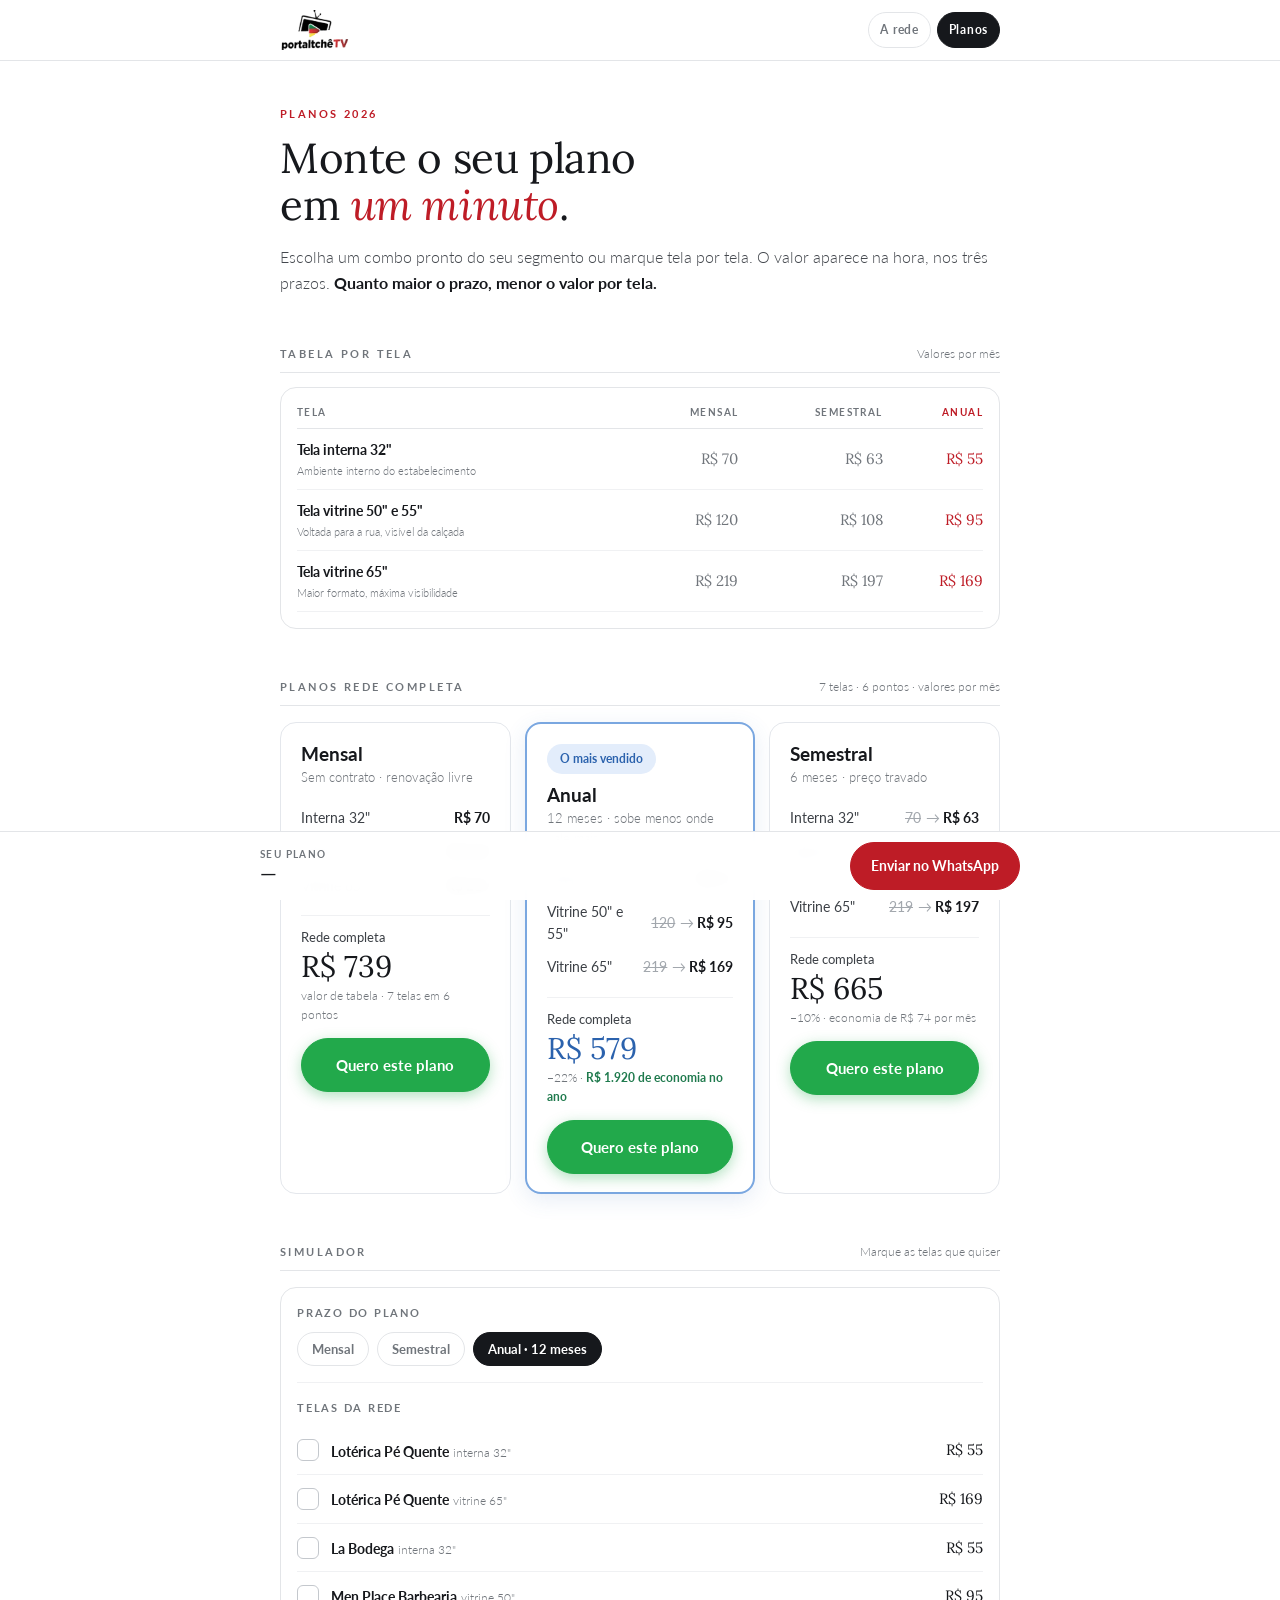
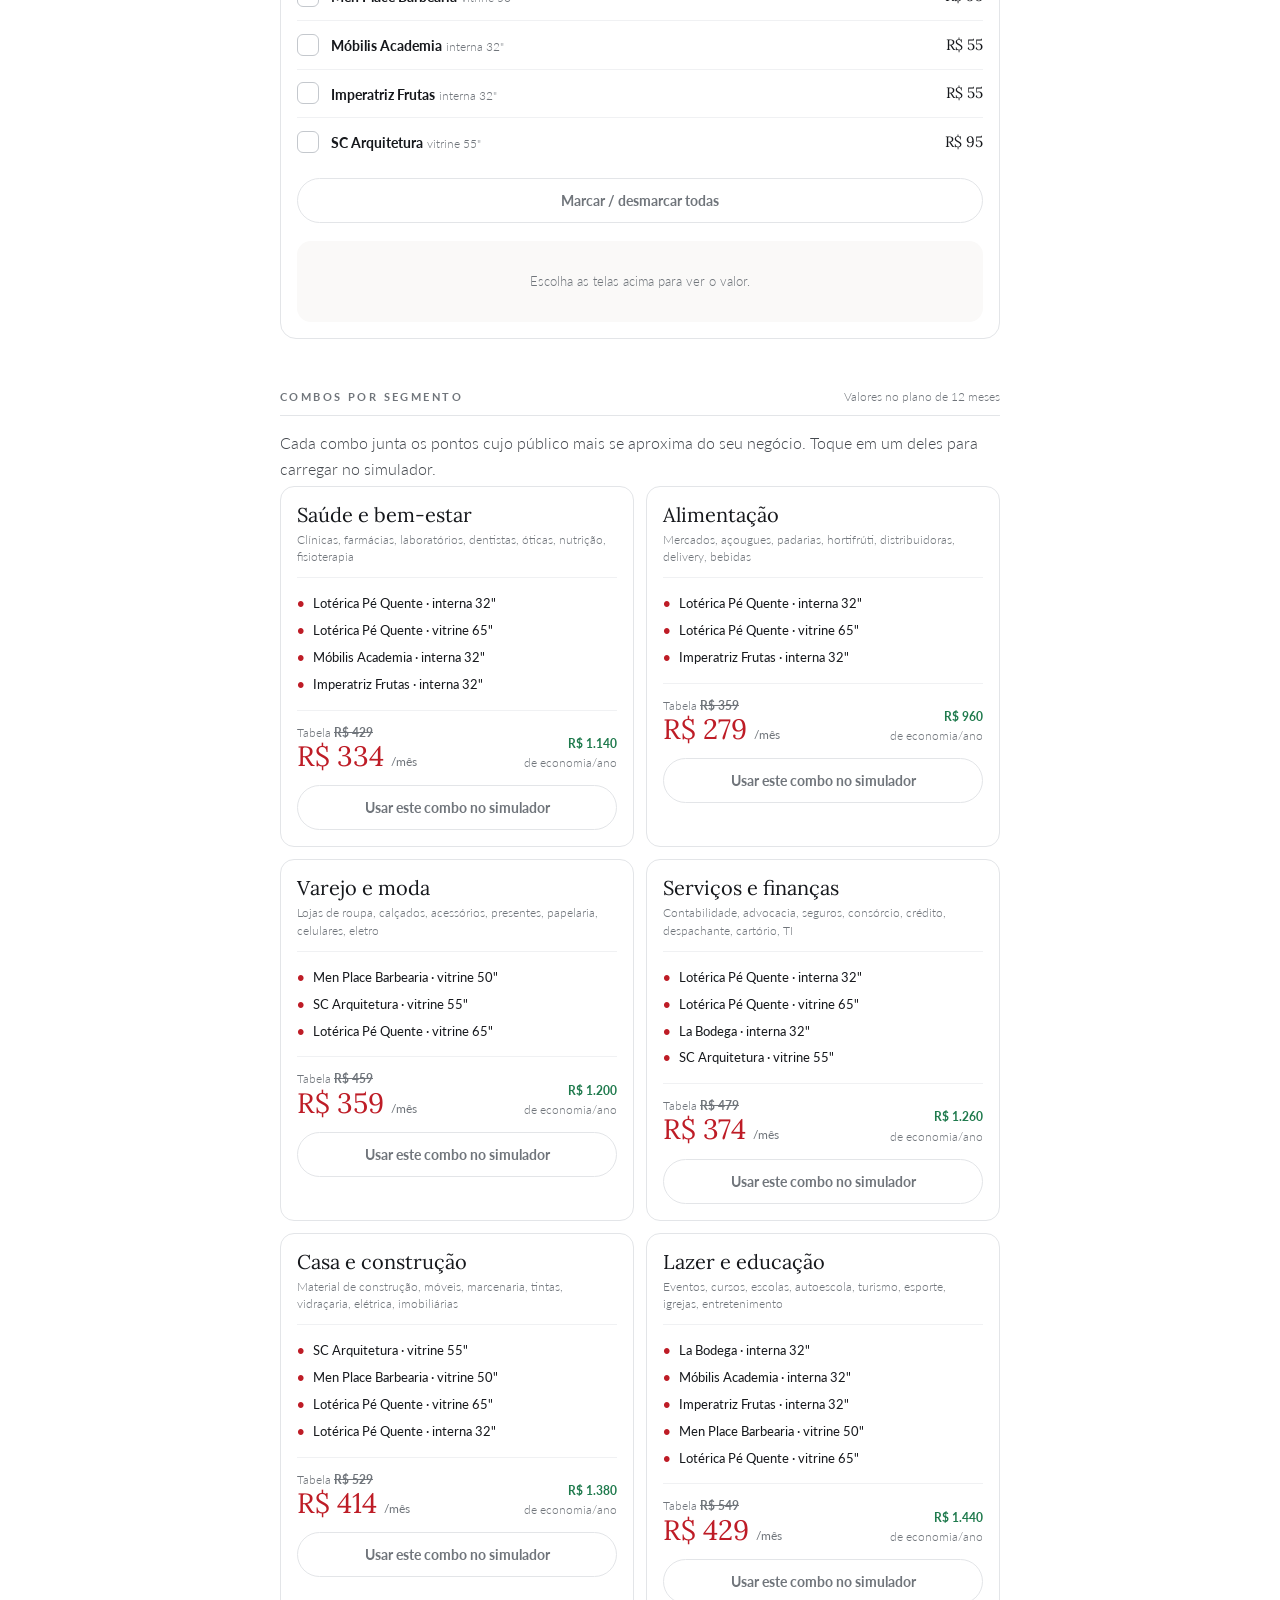
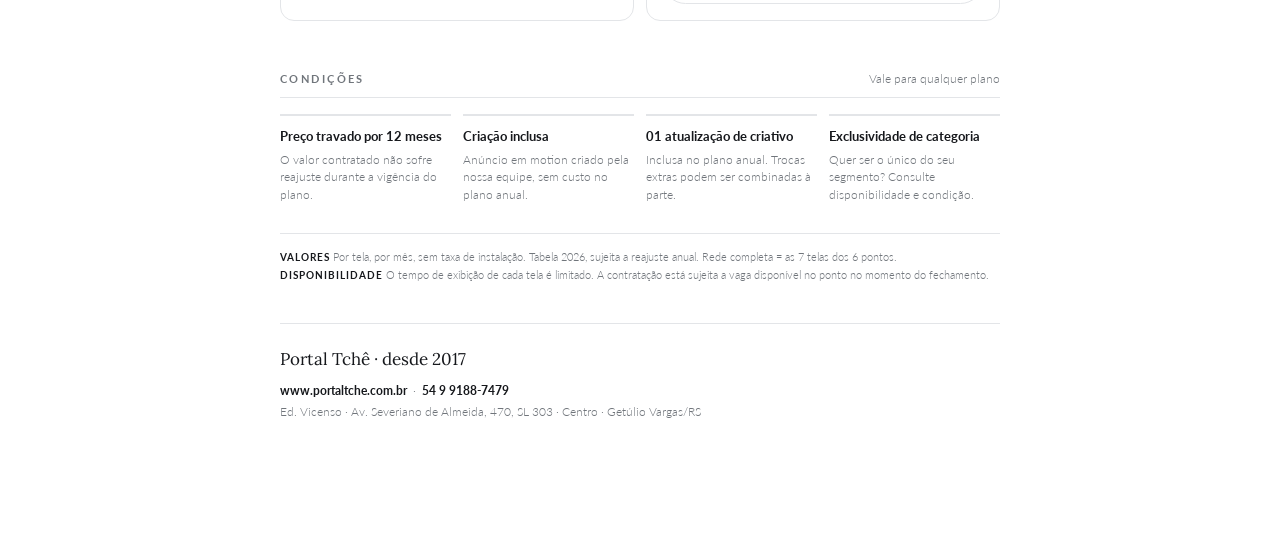
<file: planos.html>
<!DOCTYPE html>
<html lang="pt-BR">
<head>
<meta charset="utf-8">
<meta name="viewport" content="width=device-width, initial-scale=1, viewport-fit=cover">
<title>Planos e valores · Portal Tchê TV</title>
<meta name="description" content="Combos por segmento e simulador de orçamento da rede Portal Tchê TV em Getúlio Vargas/RS.">
<meta name="theme-color" content="#ffffff">
<meta property="og:title" content="Planos e valores · Portal Tchê TV">
<meta property="og:description" content="Monte seu plano: escolha as telas e veja o valor na hora.">
<link rel="icon" href="logo.png">
<link rel="stylesheet" href="estilo.css">
</head>
<body>

<div class="topbar">
  <div class="in">
    <img src="logo.png" alt="Portal Tchê TV">
    <nav class="nav">
      <a href="index.html">A rede</a>
      <a href="planos.html" class="on">Planos</a>
    </nav>
  </div>
</div>

<main class="wrap">

  <section class="hero">
    <div class="kicker">Planos 2026</div>
    <h1>Monte o seu plano<br>em <em>um minuto</em>.</h1>
    <p class="lede">
      Escolha um combo pronto do seu segmento ou marque tela por tela.
      O valor aparece na hora, nos três prazos. <b>Quanto maior o prazo, menor o valor por tela.</b>
    </p>
  </section>

  <section>
    <div class="sechead">
      <div class="secttl">Tabela por tela</div>
      <div class="sub">Valores por mês</div>
    </div>
    <div class="sim" style="margin-top:14px;">
      <table style="width:100%;border-collapse:collapse" id="tabtipos"></table>
    </div>
  </section>

  <section>
    <div class="sechead">
      <div class="secttl">Planos rede completa</div>
      <div class="sub">7 telas · 6 pontos · valores por mês</div>
    </div>
    <div class="planos3" id="planos3"></div>
  </section>

  <section id="simulador">
    <div class="sechead">
      <div class="secttl">Simulador</div>
      <div class="sub">Marque as telas que quiser</div>
    </div>

    <div class="sim">
      <div class="grp">
        <div class="h">Prazo do plano</div>
        <div class="chips">
          <button class="chip" data-plano="mensal">Mensal</button>
          <button class="chip" data-plano="semestral">Semestral</button>
          <button class="chip on" data-plano="anual">Anual · 12 meses</button>
        </div>
      </div>

      <div class="grp">
        <div class="h">Telas da rede</div>
        <ul class="telalist" id="telalist"></ul>
        <button class="btn ghost" id="btn-tudo" style="margin-top:12px">Marcar / desmarcar todas</button>
      </div>

      <div class="resumo" id="resumo"></div>
    </div>
  </section>

  <section>
    <div class="sechead">
      <div class="secttl">Combos por segmento</div>
      <div class="sub">Valores no plano de 12 meses</div>
    </div>
    <p class="lede" style="margin-bottom:4px;">
      Cada combo junta os pontos cujo público mais se aproxima do seu negócio.
      Toque em um deles para carregar no simulador.
    </p>
    <div class="combos" id="combos"></div>
  </section>

  <section>
    <div class="sechead">
      <div class="secttl">Condições</div>
      <div class="sub">Vale para qualquer plano</div>
    </div>
    <div class="entregas" style="margin-top:16px;">
      <div class="entrega">
        <div class="t">Preço travado por 12 meses</div>
        <div class="s">O valor contratado não sofre reajuste durante a vigência do plano.</div>
      </div>
      <div class="entrega">
        <div class="t">Criação inclusa</div>
        <div class="s">Anúncio em motion criado pela nossa equipe, sem custo no plano anual.</div>
      </div>
      <div class="entrega">
        <div class="t">01 atualização de criativo</div>
        <div class="s">Inclusa no plano anual. Trocas extras podem ser combinadas à parte.</div>
      </div>
      <div class="entrega">
        <div class="t">Exclusividade de categoria</div>
        <div class="s">Quer ser o único do seu segmento? Consulte disponibilidade e condição.</div>
      </div>
    </div>

    <p class="notes">
      <b>Valores</b> Por tela, por mês, sem taxa de instalação. Tabela 2026, sujeita a reajuste anual.
      Rede completa = as 7 telas dos 6 pontos. &nbsp;
      <b>Disponibilidade</b> O tempo de exibição de cada tela é limitado. A contratação está sujeita a
      vaga disponível no ponto no momento do fechamento.
    </p>
  </section>

  <footer>
    <div class="brand">Portal Tchê · desde 2017</div>
    <div class="m" id="rodape"></div>
  </footer>

</main>

<div class="bar">
  <div class="in">
    <div class="val">
      <div class="k">Seu plano</div>
      <div class="n" id="bar-val">—</div>
    </div>
    <a class="btn pri" id="bar-wa" href="#">Enviar no WhatsApp</a>
  </div>
</div>

<script src="rede.js"></script>
<script src="app.js"></script>
<script>
  document.getElementById("tabtipos").innerHTML =
    '<tr style="border-bottom:1px solid var(--line)">'
    + '<th style="text-align:left;font-size:10px;letter-spacing:.14em;text-transform:uppercase;color:var(--muted);padding-bottom:8px">Tela</th>'
    + PLANOS.map(p => '<th style="text-align:right;font-size:10px;letter-spacing:.14em;text-transform:uppercase;color:'
        + (p.destaque ? 'var(--red)' : 'var(--muted)') + ';padding:0 0 8px 10px">' + p.nome + '</th>').join('')
    + '</tr>'
    + Object.entries(TIPOS).map(([k, t]) =>
        '<tr style="border-bottom:1px solid var(--hair)">'
        + '<td style="padding:10px 0"><div style="font-size:14px;font-weight:700">' + t.nome + '</div>'
        + '<div style="font-size:11px;color:var(--muted);font-weight:300">' + t.desc + '</div></td>'
        + PLANOS.map(p => '<td style="text-align:right;padding:10px 0 10px 10px;font-family:Lora,Georgia,serif;font-size:15px;'
            + (p.destaque ? 'color:var(--red)' : 'color:var(--muted)') + '">' + brl(t[p.id]) + '</td>').join('')
        + '</tr>').join('');

  (function(){
    const r = calcular(TODAS_TELAS.map(t => t.id));
    const zap = txt => linkWhats(txt);
    const linha = (nome, plano, semSeta) => {
      const t = TIPOS[nome];
      const v = semSeta
        ? '<b>' + brl(t.mensal) + '</b>'
        : '<s>' + t.mensal + '</s><span class="seta">&rarr;</span><b>' + brl(t[plano]) + '</b>';
      return '<tr><td class="l">' + t.nome.replace('Tela ','').replace(/^./,x=>x.toUpperCase()) +
             '</td><td class="v">' + v + '</td></tr>';
    };
    const tabela = (plano, semSeta) =>
      '<table>' + linha('i32',plano,semSeta) + linha('v50',plano,semSeta) + linha('v65',plano,semSeta) + '</table>';
    document.getElementById("planos3").innerHTML = `
      <article class="pl">
        <div class="nm">Mensal</div>
        <div class="sb">Sem contrato &middot; renova&ccedil;&atilde;o livre</div>
        ${tabela('mensal', true)}
        <div class="tot">
          <div class="k">Rede completa</div>
          <div class="n">${brl(r.mensal)}</div>
          <div class="d">valor de tabela &middot; 7 telas em 6 pontos</div>
        </div>
        <a class="btn zap" href="${zap('Olá! Quero contratar o plano Mensal da rede completa (' + brl(r.mensal) + '/mês).')}">Quero este plano</a>
      </article>
      <article class="pl hi">
        <span class="badge">O mais vendido</span>
        <div class="nm">Anual</div>
        <div class="sb">12 meses &middot; sobe menos onde vale mais</div>
        ${tabela('anual')}
        <div class="tot">
          <div class="k">Rede completa</div>
          <div class="n">${brl(r.anual)}</div>
          <div class="d">&minus;${r.descontoPct}% &middot; <b>${brl(r.economiaAno)} de economia no ano</b></div>
        </div>
        <a class="btn zap" href="${zap('Olá! Quero contratar o plano Anual da rede completa (' + brl(r.anual) + '/mês).')}">Quero este plano</a>
      </article>
      <article class="pl">
        <div class="nm">Semestral</div>
        <div class="sb">6 meses &middot; pre&ccedil;o travado</div>
        ${tabela('semestral')}
        <div class="tot">
          <div class="k">Rede completa</div>
          <div class="n">${brl(r.semestral)}</div>
          <div class="d">&minus;10% &middot; economia de ${brl(r.mensal - r.semestral)} por m&ecirc;s</div>
        </div>
        <a class="btn zap" href="${zap('Olá! Quero contratar o plano Semestral da rede completa (' + brl(r.semestral) + '/mês).')}">Quero este plano</a>
      </article>`;
  })();

  montarSimulador();
  montarCombos();
  montarRodape();
</script>

</body>
</html>
</file>
<file: estilo.css>
/* Portal Tchê TV — folha de estilo única, mobile-first */

@import url('https://fonts.googleapis.com/css2?family=Lora:ital,wght@0,400;1,400&family=Lato:wght@300;400;700&display=swap');

:root{
  --ink:#16181c;
  --muted:#70757b;
  --line:#e3e5e8;
  --hair:#f0f1f3;
  --red:#be1c26;
  --red-dark:#96161e;
  --green:#1f7a4d;
  --bg:#ffffff;
  --soft:#faf9f8;
  --max: 760px;
}

*{ box-sizing:border-box; margin:0; padding:0; -webkit-tap-highlight-color:transparent; }
html{ scroll-behavior:smooth; }
body{
  font-family:"Lato",system-ui,sans-serif;
  color:var(--ink); background:var(--bg);
  font-size:16px; line-height:1.6; font-weight:400;
  -webkit-font-smoothing:antialiased;
  padding-bottom:76px;              /* espaço da barra fixa */
}
img{ max-width:100%; display:block; }
a{ color:inherit; }

.wrap{ max-width:var(--max); margin:0 auto; padding:0 20px; }

/* ---------- topo ---------- */
.topbar{
  position:sticky; top:0; z-index:40; background:rgba(255,255,255,.96);
  backdrop-filter:saturate(1.6) blur(8px); border-bottom:1px solid var(--line);
}
.topbar .in{ max-width:var(--max); margin:0 auto; padding:10px 20px;
  display:flex; align-items:center; justify-content:space-between; gap:12px; }
.topbar img{ height:34px; width:auto; }
.nav{ display:flex; gap:6px; }
.nav a{
  font-size:12px; letter-spacing:.06em; text-decoration:none; font-weight:700;
  padding:7px 11px; border:1px solid var(--line); border-radius:999px; color:var(--muted);
  white-space:nowrap;
}
.nav a.on{ background:var(--ink); border-color:var(--ink); color:#fff; }

/* ---------- tipografia ---------- */
.kicker{ font-size:11px; letter-spacing:.22em; text-transform:uppercase;
  color:var(--red); font-weight:700; }
h1{ font-family:"Lora",Georgia,serif; font-weight:400; font-size:32px;
  line-height:1.14; letter-spacing:-.01em; margin-top:12px; }
h1 em{ font-style:italic; color:var(--red); }
h2{ font-family:"Lora",Georgia,serif; font-weight:400; font-size:24px;
  line-height:1.18; }
.lede{ margin-top:14px; font-size:15px; line-height:1.62; color:#44484e; font-weight:300; }
.lede b{ font-weight:700; color:var(--ink); }
.secttl{ font-size:11px; letter-spacing:.22em; text-transform:uppercase;
  color:var(--muted); font-weight:700; }
.sechead{ display:flex; align-items:baseline; justify-content:space-between; gap:12px;
  border-bottom:1px solid var(--line); padding-bottom:9px; }
.sechead .sub{ font-size:12px; color:var(--muted); font-weight:300; text-align:right; }

section{ padding:34px 0 0; }
.hero{ padding-top:30px; }

/* ---------- números da rede ---------- */
.stats{ display:grid; grid-template-columns:repeat(3,1fr); gap:10px; margin-top:20px; }
.stat{ background:var(--soft); border-radius:12px; padding:14px 12px; text-align:center; }
.stat .n{ font-family:"Lora",Georgia,serif; font-size:26px; line-height:1; }
.stat .l{ font-size:11px; color:var(--muted); margin-top:6px; font-weight:300; line-height:1.35; }

/* ---------- pontos ---------- */
.pontos{ margin-top:16px; }
.ponto{ border:1px solid var(--line); border-radius:14px; padding:16px 16px 14px; margin-top:12px; }
.ponto .top{ display:flex; align-items:flex-start; gap:12px; }
.ponto .num{ width:26px; height:26px; flex:none; border-radius:50%; background:var(--red);
  color:#fff; font-size:12px; font-weight:700; display:flex; align-items:center;
  justify-content:center; margin-top:2px; }
.ponto .nm{ font-family:"Lora",Georgia,serif; font-size:20px; line-height:1.15; }
.ponto .cat{ font-size:11px; letter-spacing:.14em; text-transform:uppercase;
  color:var(--muted); font-weight:700; margin-top:4px; }
.ponto .txt{ font-size:14px; line-height:1.55; color:#44484e; font-weight:300; margin-top:10px; }
.ponto .tags{ display:flex; flex-wrap:wrap; gap:6px; margin-top:12px; }
.tag{ font-size:11px; font-weight:700; letter-spacing:.04em; padding:4px 10px;
  border-radius:999px; border:1px solid var(--line); color:var(--muted); }
.tag.on{ background:#fbf4f4; border-color:#eccdd0; color:var(--red); }
.tag.ent{ background:#f1f7f3; border-color:#cfe3d8; color:var(--green); }

/* ---------- mapa ---------- */
.mapa{ margin-top:16px; border:1px solid var(--line); border-radius:14px; overflow:hidden; }
.mapa img{ width:100%; }
.mapa .cp{ font-size:11px; letter-spacing:.12em; text-transform:uppercase;
  color:var(--muted); text-align:center; padding:10px; border-top:1px solid var(--line); }

/* ---------- gráficos ---------- */
.chartbox{ margin-top:18px; }
.legend{ display:flex; flex-wrap:wrap; gap:12px; margin-bottom:10px; }
.legend span{ display:flex; align-items:center; gap:6px; font-size:12px; color:var(--muted); }
.legend i{ width:16px; height:3px; border-radius:2px; display:block; }
.canvaswrap{ position:relative; width:100%; height:230px; }
.chartnote{ font-size:11px; color:var(--muted); margin-top:10px; line-height:1.5; font-weight:300; }

.entregas{ display:grid; grid-template-columns:1fr 1fr; gap:12px; margin-top:18px; }
.entrega{ border-top:2px solid var(--line); padding-top:10px; }
.entrega .t{ font-size:13px; font-weight:700; }
.entrega .t b{ color:var(--red); }
.entrega .s{ font-size:12px; line-height:1.45; color:var(--muted); font-weight:300; margin-top:4px; }

/* ---------- combos ---------- */
.combo{ border:1px solid var(--line); border-radius:14px; padding:16px; margin-top:12px; }
.combo .nm{ font-family:"Lora",Georgia,serif; font-size:20px; line-height:1.15; }
.combo .para{ font-size:12px; color:var(--muted); font-weight:300; margin-top:5px; line-height:1.45; }
.combo ul{ list-style:none; margin-top:12px; padding-top:12px; border-top:1px solid var(--hair); }
.combo li{ font-size:13px; padding:3px 0; display:flex; gap:8px; }
.combo li b{ color:var(--red); font-weight:700; }
.combo .pr{ margin-top:12px; padding-top:12px; border-top:1px solid var(--hair);
  display:flex; align-items:flex-end; justify-content:space-between; gap:12px; }
.combo .anc{ font-size:12px; color:var(--muted); font-weight:300; }
.combo .anc s{ font-weight:700; }
.combo .now{ font-family:"Lora",Georgia,serif; font-size:28px; color:var(--red); line-height:1.05; }
.combo .now u{ font-family:"Lato",sans-serif; font-size:12px; color:var(--muted); text-decoration:none; }
.combo .eco{ text-align:right; font-size:12px; color:var(--green); font-weight:700; line-height:1.35; }
.combo .eco span{ display:block; color:var(--muted); font-weight:300; margin-top:3px; }
.combo .btn{ margin-top:14px; }

/* ---------- botões ---------- */
.btn{ display:inline-flex; align-items:center; justify-content:center; gap:8px;
  width:100%; padding:13px 18px; border-radius:999px; border:1px solid var(--ink);
  background:transparent; color:var(--ink); font-family:"Lato",sans-serif;
  font-size:14px; font-weight:700; cursor:pointer; text-decoration:none;
  transition:background .15s, color .15s, border-color .15s; }
.btn:active{ transform:scale(.99); }
.btn.pri{ background:var(--red); border-color:var(--red); color:#fff; }
.btn.pri:hover{ background:var(--red-dark); border-color:var(--red-dark); }
.btn.ghost{ border-color:var(--line); color:var(--muted); }

/* ---------- simulador ---------- */
.sim{ border:1px solid var(--line); border-radius:16px; padding:16px; margin-top:16px; }
.sim .grp + .grp{ margin-top:16px; padding-top:16px; border-top:1px solid var(--hair); }
.sim .grp .h{ font-size:11px; letter-spacing:.16em; text-transform:uppercase;
  color:var(--muted); font-weight:700; margin-bottom:10px; }

.chips{ display:flex; flex-wrap:wrap; gap:8px; }
.chip{ flex:0 0 auto; -webkit-appearance:none; appearance:none; font-family:"Lato",sans-serif; font-size:13px; font-weight:700; padding:8px 14px; border-radius:999px;
  border:1px solid var(--line); background:#fff; color:var(--muted); cursor:pointer; }
.chip.on{ background:var(--ink); border-color:var(--ink); color:#fff; }

.telalist{ list-style:none; }
.telaitem{ user-select:none; display:flex; align-items:center; gap:12px; padding:11px 0;
  border-bottom:1px solid var(--hair); cursor:pointer; }
.telaitem:last-child{ border-bottom:none; }
.check{ width:22px; height:22px; flex:none; border-radius:6px; border:1.5px solid #c4c8cd;
  display:flex; align-items:center; justify-content:center; background:#fff;
  transition:background .12s, border-color .12s; }
.check svg{ width:13px; height:13px; opacity:0; }
.telaitem.on .check{ background:var(--red); border-color:var(--red); }
.telaitem.on .check svg{ opacity:1; }
.telaitem .info{ flex:1; min-width:0; }
.telaitem .info .a{ font-size:14px; font-weight:700; line-height:1.25; }
.telaitem .info .b{ font-size:12px; color:var(--muted); font-weight:300; margin-top:2px; }
.telaitem .val{ font-family:"Lora",Georgia,serif; font-size:15px; white-space:nowrap; }

.resumo{ position:relative; margin-top:18px; border-radius:14px;
  background:var(--soft); padding:16px; }
.resumo .qtd{ font-size:12px; color:var(--muted); font-weight:300; }
.resumo .linha{ display:flex; align-items:baseline; justify-content:space-between;
  padding:7px 0; border-bottom:1px solid #eceae7; font-size:13px; }
.resumo .linha:last-of-type{ border-bottom:none; }
.resumo .linha .k{ color:var(--muted); font-weight:300; }
.resumo .linha .v{ font-family:"Lora",Georgia,serif; font-size:16px; }
.resumo .linha.hi .k{ color:var(--ink); font-weight:700; }
.resumo .linha.hi .v{ color:var(--red); font-size:24px; }
.resumo .eco{ margin-top:10px; font-size:12px; color:var(--green); font-weight:700; }
.resumo .dia{ font-size:12px; color:var(--muted); font-weight:300; margin-top:3px; }
.resumo .vazio{ font-size:13px; color:var(--muted); font-weight:300; text-align:center; padding:14px 0; }

/* ---------- barra fixa ---------- */
.bar{ position:fixed; left:0; right:0; bottom:0; z-index:50;
  background:rgba(255,255,255,.97); backdrop-filter:blur(8px);
  border-top:1px solid var(--line); padding:10px 20px calc(10px + env(safe-area-inset-bottom)); }
.bar .in{ max-width:var(--max); margin:0 auto; display:flex; align-items:center; gap:12px; }
.bar .val{ flex:1; min-width:0; }
.bar .val .k{ font-size:10px; letter-spacing:.14em; text-transform:uppercase;
  color:var(--muted); font-weight:700; }
.bar .val .n{ font-family:"Lora",Georgia,serif; font-size:20px; line-height:1.1; margin-top:1px; }
.bar .val .n u{ font-family:"Lato",sans-serif; font-size:11px; color:var(--muted); text-decoration:none; }
.bar .btn{ width:auto; flex:none; padding:12px 20px; }

/* ---------- 3 planos ---------- */
.planos3{ display:grid; grid-template-columns:1fr; gap:14px; margin-top:16px; }
.pl{ background:#fff; border:1px solid #e4e7ec; border-radius:16px;
     padding:20px 20px 18px; display:flex; flex-direction:column; }
.pl.hi{ border:2px solid #7aa7e0;
        box-shadow:0 6px 22px rgba(58,110,181,.12); }
.pl .badge{ align-self:flex-start; background:#e3edfb; color:#2b62ad;
  font-size:12px; font-weight:700; padding:5px 13px; border-radius:999px;
  margin-bottom:10px; }
.pl .nm{ font-size:19px; font-weight:700; line-height:1.15; }
.pl .sb{ font-size:12.5px; color:var(--muted); font-weight:300; margin-top:3px; }
.pl table{ width:100%; border-collapse:collapse; margin-top:14px; }
.pl td{ font-size:13.5px; padding:6px 0; }
.pl td.l{ color:#3c4046; }
.pl td.v{ text-align:right; white-space:nowrap; font-weight:700; }
.pl td.v s{ color:#a2a7ad; font-weight:400; margin-right:2px; }
.pl td.v .seta{ color:#a2a7ad; font-weight:400; margin:0 3px; }
.pl .tot{ margin-top:12px; padding-top:12px; border-top:1px solid var(--hair); }
.pl .tot .k{ font-size:12.5px; color:#3c4046; }
.pl .tot .n{ font-family:"Lora",Georgia,serif; font-size:30px; line-height:1.1;
  margin-top:2px; }
.pl.hi .tot .n{ color:#2b62ad; }
.pl .tot .d{ font-size:12px; color:var(--muted); font-weight:300; margin-top:3px; }
.pl .tot .d b{ color:var(--green); font-weight:700; }
.btn.zap{ margin-top:14px; background:#22a94b; border-color:#22a94b; color:#fff;
  font-size:15px; padding:14px 20px;
  box-shadow:0 4px 14px rgba(34,169,75,.35); }
.btn.zap:hover{ background:#1d9440; border-color:#1d9440; }
@media (min-width:720px){ .planos3{ grid-template-columns:repeat(3,1fr); } }

/* ---------- rodapé ---------- */
footer{ margin-top:40px; border-top:1px solid var(--line); padding:22px 0 30px; }
footer .brand{ font-family:"Lora",Georgia,serif; font-size:17px; }
footer .m{ font-size:12px; color:var(--muted); font-weight:300; line-height:1.7; margin-top:8px; }
footer .m b{ color:var(--ink); font-weight:700; }

.notes{ font-size:11px; line-height:1.55; color:var(--muted); font-weight:300;
  border-top:1px solid var(--line); padding-top:14px; margin-top:30px; }
.notes b{ color:var(--ink); font-weight:700; letter-spacing:.1em;
  text-transform:uppercase; font-size:10px; }

/* ---------- desktop ---------- */
@media (min-width:720px){
  body{ padding-bottom:84px; }
  h1{ font-size:42px; }
  h2{ font-size:28px; }
  .lede{ font-size:16px; }
  section{ padding-top:48px; }
  .hero{ padding-top:44px; }
  .pontos{ display:grid; grid-template-columns:1fr 1fr; gap:12px; }
  .ponto{ margin-top:0; }
  .entregas{ grid-template-columns:repeat(4,1fr); }
  .canvaswrap{ height:290px; }
  .combos{ display:grid; grid-template-columns:1fr 1fr; gap:12px; }
  .combo{ margin-top:0; }
  .topbar img{ height:40px; }
}
</file>
